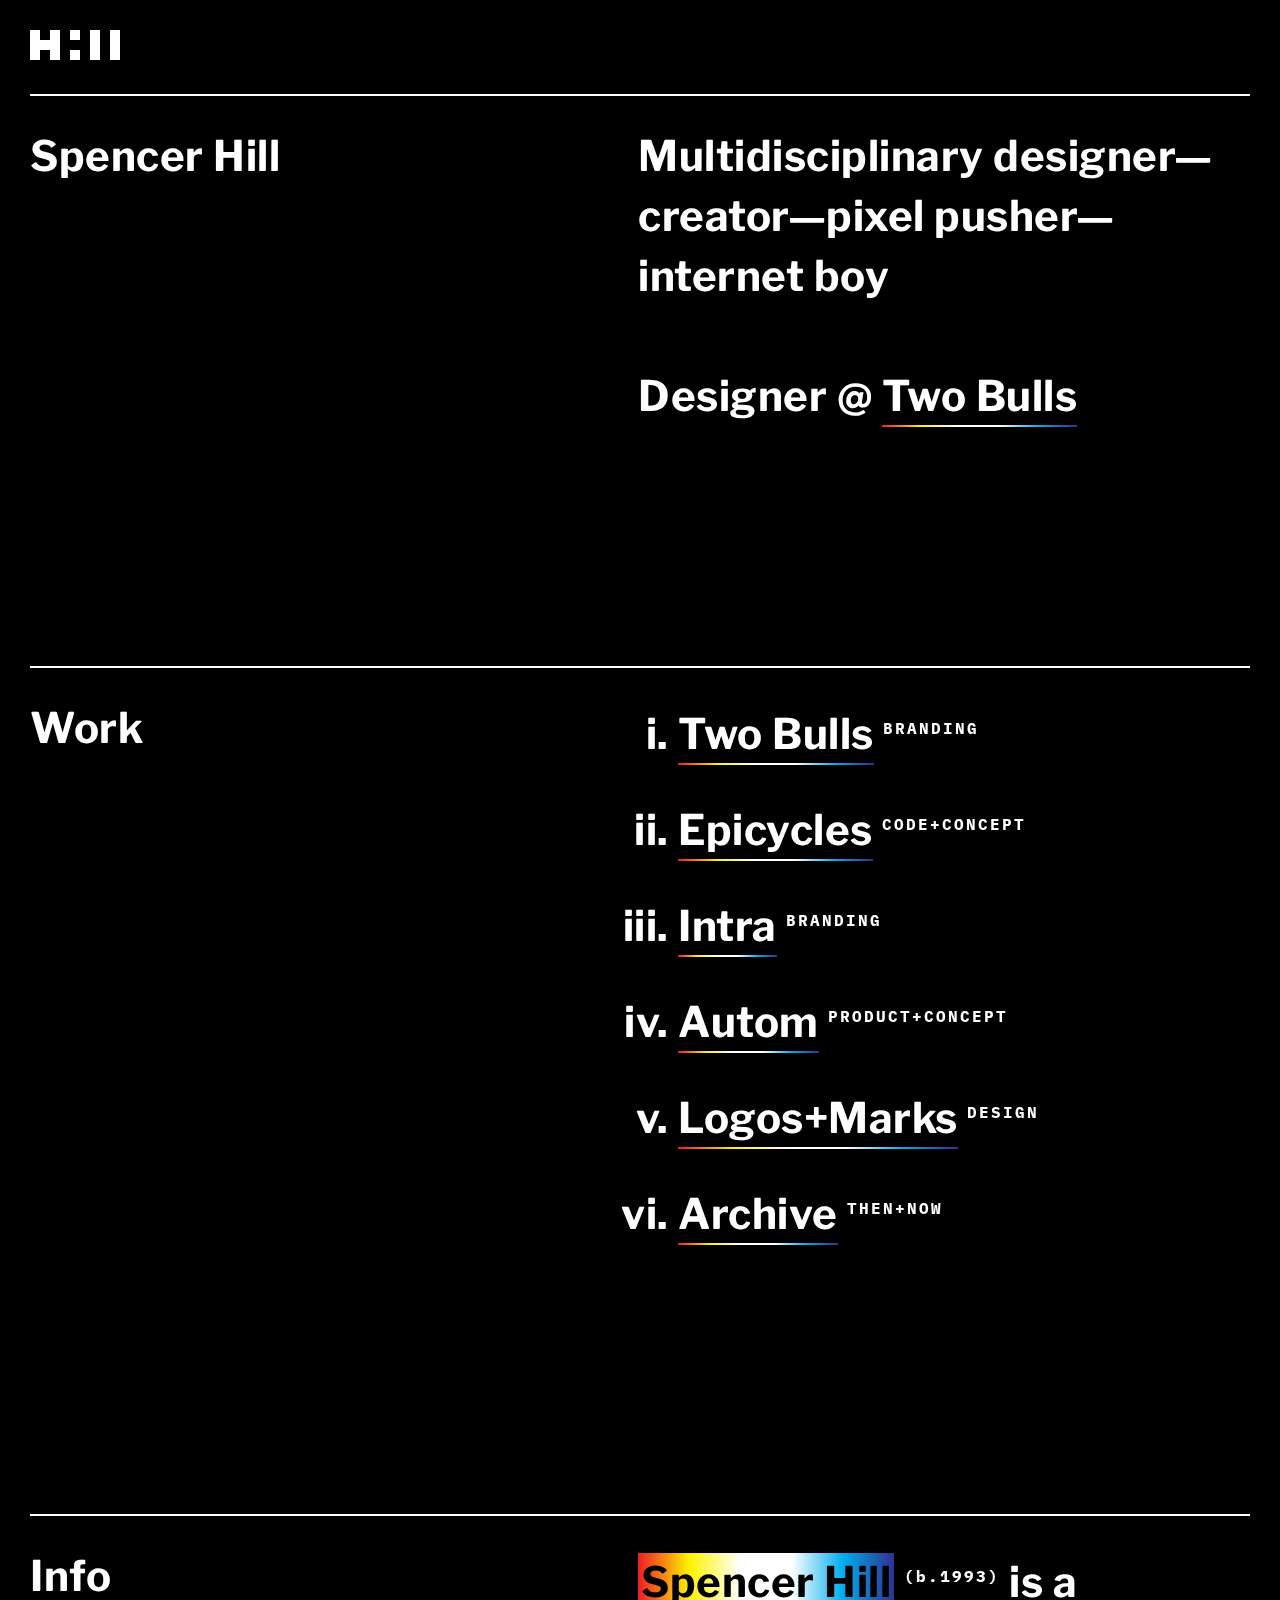
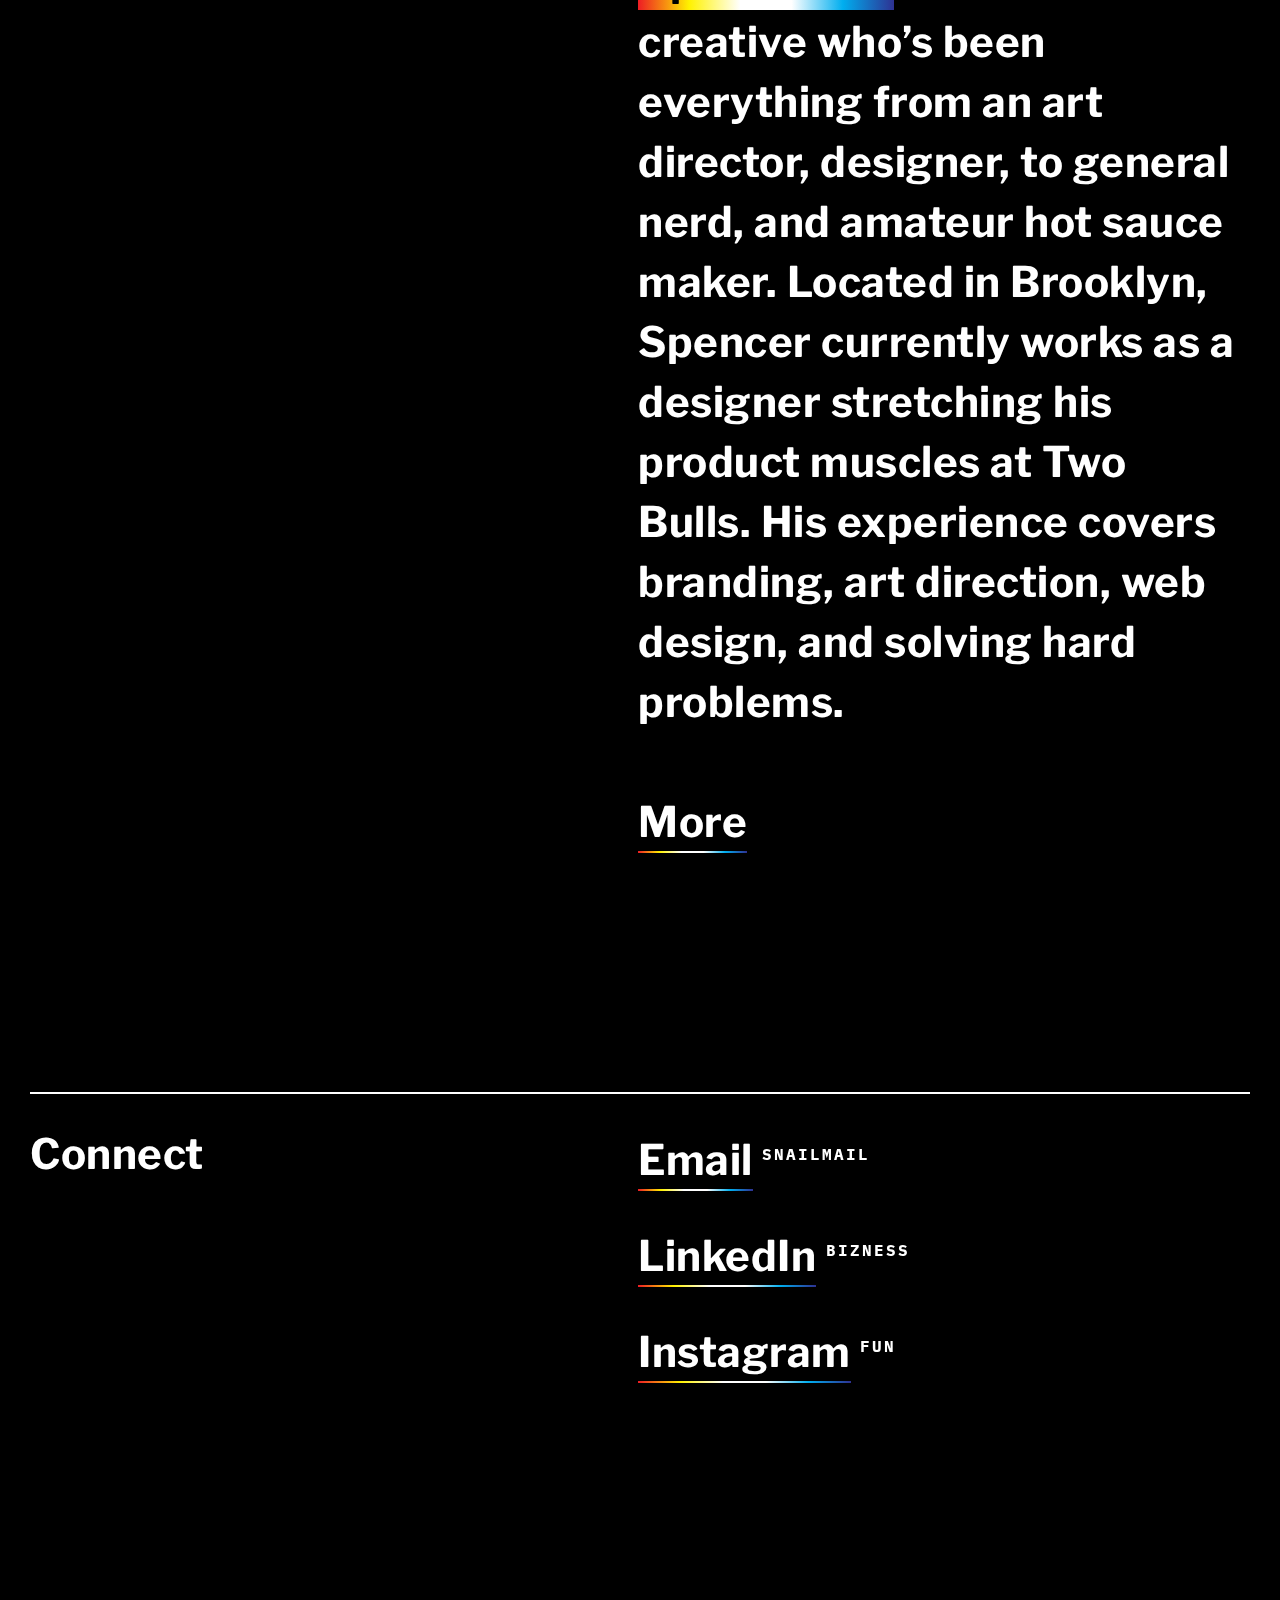
<file: index.html>
<!DOCTYPE html>
<html lang="en">
<head>

  <!-- Basic Page Needs
  –––––––––––––––––––––––––––––––––––––––––––––––––– -->
  <meta charset="utf-8">
  <title>Spencer Hill — Work</title>
  <meta name="description" content="">
  <meta name="author" content="">

  <!-- Mobile Specific Metas
  –––––––––––––––––––––––––––––––––––––––––––––––––– -->
  <meta name="viewport" content="width=device-width, initial-scale=1">

  <!-- FONT
  –––––––––––––––––––––––––––––––––––––––––––––––––– -->
<!--   <link href="//fonts.googleapis.com/css?family=Raleway:400,300,600" rel="stylesheet" type="text/css"> -->
  
<link href="https://fonts.googleapis.com/css?family=Libre+Franklin:500|IBM+Plex+Mono" rel="stylesheet">

  <!-- CSS
  –––––––––––––––––––––––––––––––––––––––––––––––––– -->
  <link rel="stylesheet" href="css/normalize.css">
  <link rel="stylesheet" href="css/skeleton.css">
  <!-- custom CSS -->
  <link rel="stylesheet" href="css/main.css">
  

  <!-- Favicon
  –––––––––––––––––––––––––––––––––––––––––––––––––– -->
  <link rel="icon" type="image/png" href="images/favicon.png">

  <script src="https://ajax.googleapis.com/ajax/libs/jquery/3.3.1/jquery.min.js"></script>
<script>
$(document).ready(function(){
    $("#2B").hover(function(){
        $('.Abody').css("background-color", "none");
        $('.Abody').css("background-image", "url(images/face.jpg)");
        }, function(){
        $('.Abody').css('background-image', "none");
        $('.Abody').css("background-color", "black");
    });
    
    $("#Epicycles").hover(function(){
        $('.Abody').css("background-color", "none");
        $('.Abody').css("background-image", "url(https://static1.squarespace.com/static/57859a0c59cc68991864a914/t/57a77618893fc0f0fd904398/1470592544479/?format=750w)");
        }, function(){
        $('.Abody').css('background-image', "none");
        $('.Abody').css("background-color", "black");
    });
    
    $("#Intra").hover(function(){
        $('.Abody').css("background-color", "none");
        $('.Abody').css("background-image", "url(../images/intra.png)");
        }, function(){
        $('.Abody').css('background-image', "none");
        $('.Abody').css("background-color", "black");
    });
    
    $("#Autom").hover(function(){
        $('.Abody').css("background-color", "none");
        $('.Abody').css("background-image", "url(https://i.imgur.com/GMidtLW.gif)");
        }, function(){
        $('.Abody').css('background-image', "none");
        $('.Abody').css("background-color", "black");
    });
    
    $("#VDK").hover(function(){
        $('.Abody').css("background-color", "none");
        $('.Abody').css("background-image", "url(images/thailand.jpg)");
        }, function(){
        $('.Abody').css('background-image', "none");
        $('.Abody').css("background-color", "black");
    });
    
    $("#bio").hover(function(){
        $('.Abody').css("background-color", "none");
        $('.Abody').css("background-image", "url(images/rip.jpg)");
        }, function(){
        $('.Abody').css('background-image', "none");
        $('.Abody').css("background-color", "black");
    });  

});


</script>

</head>
<body>

  <!-- Primary Page Layout
  –––––––––––––––––––––––––––––––––––––––––––––––––– -->

  
  <div class="labelL">
  
  <a href=""><svg version="1.1" id="Layer_1" xmlns="http://www.w3.org/2000/svg" xmlns:xlink="http://www.w3.org/1999/xlink" x="0px" y="0px"
	 viewBox="0 0 90 30" enable-background="new 0 0 90 30" xml:space="preserve">
<polygon id="logo" fill="#FFFFFF" points="20,0 20,10 10,10 10,0 0,0 0,10 0,20 0,30 10,30 10,20 20,20 20,30 30,30 30,20 30,10 30,0 "/>
<rect id="logo" x="60" fill="#FFFFFF" width="10" height="30"/>
<rect id="logo" x="80" fill="#FFFFFF" width="10" height="30"/>
<rect id="logo" x="40" y="20" fill="#FFFFFF" width="10" height="10"/>
<rect id="logo" x="40" y="0" fill="#FFFFFF" width="10" height="10"/>
</svg></a> 

  
  </div>
  
  
  <div class="containerA divider">
    
    <div class="labelL">
    	<h1>Spencer Hill</h1>
    </div>
    
    <div class="labelR"><h1>Multidisciplinary designer—creator—pixel pusher—internet boy</br></br>Designer @ <span><a href="twobulls.com">Two Bulls</a></span></h1></div="Label">
    </div>
  </div>
  

  
  <div class="containerA divider">
    <div class="labelL">
    	<h1 id="work" style="padding-top: 80px; margin-top: -80px;">Work</h1>
    </div>
    
    <div class="labelR">
	    <h1>
	    	<ol class="case">
	    		<li ><span><a id="2B" href="">Two Bulls</a></span> <small>BRANDING</small></li>
	    		<li ><span><a id="Epicycles" href="epicycles.html">Epicycles</a> <small>CODE+CONCEPT</small></li>
	    		<li ><span><a id="Intra" href="epicycles.html">Intra</a> <small>BRANDING</small></li>
	    		<li ><span><a id="Autom" href="">Autom</a> <small>PRODUCT+CONCEPT</small></li>
	    		<li ><span><a id="VDK" href="">Logos+Marks</a> <small>DESIGN</small></li>
	    		<li ><span><a id="VDK" href="">Archive</a> <small>THEN+NOW</small></li>
	    	</ol>
		</h1>
	</div>
  </div>
  
  <div class="containerA divider">
    <div class="labelL"><h1>Info</h1></div>
    <div class="labelR"><h1><span id="bio">Spencer Hill</span> <small>(b.1993)</small> is a creative who’s been everything from an art director, designer, to general nerd, and amateur hot sauce maker. Located in Brooklyn, Spencer currently works as a designer stretching his product muscles at Two Bulls. His experience covers branding, art direction, web design, and solving hard problems.</h1>
    
    <h1><span><a href="">More</a></span></h1>
    </div>

	</div>
  </div>
  
  <div class="containerA divider">
    <div class="labelL"><h1>Connect</h1></div>
    
    <div class="labelR">
	    <h1>
	    	<ul class="connect">
	    		<li ><span><a href="">Email</a></span> <small>SNAILMAIL</small></li>
	    		<li ><span><a href="epicycles.html">LinkedIn</a> <small>BIZNESS</small></li>
	    		<li ><span><a href="">Instagram</a> <small>FUN</small></li>
	    	</ul>
		</h1>
	</div>
    
  </div>
  
  <div class="Abody"></div> 
  
  
</body>

<!-- End Document
  –––––––––––––––––––––––––––––––––––––––––––––––––– -->
</body>
</html>
</file>
<file: css/skeleton.css>
/* CSS
–––––––––––––––––––––––––––––––––––––––––––––––––– */

a svg:hover #logo {
	fill:gray;
/*
	stroke-width: 2px;
	stroke-alignment:inside;
*/
}

a svg {
	height:30px;
	width: auto;
}

.hill-logo img {
	width:auto;
	height:30px;;
}

.hill-logo {
	width:100px;
	height:auto;
}

.hill-logo:hover {
	opacity:.5;
}

.containerA {
/* 	background:yellow; */
	min-height:200px;
	z-index:500;
	position: relative;
	padding-bottom: 180px;
}

.divider {
	border-top:2px solid white;
	padding-top:30px;
}

.full img{
	width:100%;
	height:auto;
	padding-bottom: 30px;
}

.full {
	width:100%;
	display:inline-block;
	position:relative;
}

.labelL, .labelR {
	width:49.5%;
	display:inline-block;
	vertical-align: top;
	color:white;	
	font-family: 'Libre Franklin', sans-serif;
	z-index: 500;
	position:relative;
}

h1 {
	font-size: 42px;
	line-height: 60px;
	margin:0;
	letter-spacing: .5px;
	margin-bottom:60px;
}

h2 {
	font-size: 28px;
	line-height: 42px;
	margin:0;
	letter-spacing: .5px;
	margin-bottom:30px;
}

p {
	font-size:18px;
	line-height:36px;
	margin:0;
	font-family: 'IBM Plex Mono', monospace;
}

.labelL, .labelR li{
	list-style-type: lower-roman;
	padding-bottom: 30px;
}

.serif {
font-family: 'IBM Plex Mono', monospace;
}

.case {
	margin:0;
}

.connect {
	margin: 0;
	padding: 0;
}

.connect li {
	list-style: none;
}

small {
	vertical-align: super;
    font-size: 16px;
    color:white;
font-family: 'IBM Plex Mono', monospace;
  letter-spacing: 2px;
}

#bio {
	background-image: linear-gradient(to right, #ed1c24 0%, #fff200 20%, #FFFFFF 40%, #FFFFFF 60%, #00aeef 80%, #2e3192 100%);
	color:black;
	padding:3px;
}

#bio:hover {
	cursor:help;
}

.labelL span a{
	color:white;
	text-decoration: none;
	padding-bottom: 6px;
	
	background-repeat: repeat-x;
	background-position: 0 100%;
	background-size: 100% 2px;
	background-image: linear-gradient(to right, #ed1c24 0%, #fff200 20%, #FFFFFF 40%, #FFFFFF 60%, #00aeef 80%, #2e3192 100%);
	}

.labelL span a:hover:before {
	content: "\2190";
}

.labelR span a{
	color:white;
	text-decoration: none;
	padding-bottom: 6px;
	
	background-repeat: repeat-x;
	background-position: 0 100%;
	background-size: 100% 2px;
	background-image: linear-gradient(to right, #ed1c24 0%, #fff200 20%, #FFFFFF 40%, #FFFFFF 60%, #00aeef 80%, #2e3192 100%);
	}

.labelR span a:hover:before {
	content: "\2192";
}

body {
	padding:30px;	
}

.Abody {
	top:0;
	left:0;
	min-width: 100%;
	min-height: 100%;
	position: fixed;
	background-color:black;
/* 	background-image: none; */
/* 	background-image:url(../images/VDK_Emergency.jpg); */
	background-attachment: fixed;
    background-position: left center;
    background-repeat: no-repeat;
    background-size: 45%; 
    z-index:1;
}

.case-hero {
	opacity:.15;
}

#EpicyclesC {
	background-image: url(../images/intra.png);
}


::selection {
  color:black;
  background:yellow; /* WebKit/Blink Browsers */
}
::-moz-selection {
  color:black;
  background: yellow; /* Gecko Browsers */
}


/* Media Queries
–––––––––––––––––––––––––––––––––––––––––––––––––– */
/*
Note: The best way to structure the use of media queries is to create the queries
near the relevant code. For example, if you wanted to change the styles for buttons
on small devices, paste the mobile query code up in the buttons section and style it
there.
*/


/* Larger than mobile */
@media (max-width: 400px) {

.labelB {
  width:100%;
  font-size: 32px;
  line-height: 42px;
}

small {
    font-size: 12px;
}

.Abody {
    background-size: 100%; 
  }

body {
  padding:4%; 
}

/* Larger than phablet (also point when grid becomes active) */
@media (min-width: 550px) {}

/* Larger than tablet */
@media (min-width: 750px) {}

/* Larger than desktop */
@media (min-width: 1000px) {}

/* Larger than Desktop HD */
@media (min-width: 1200px) {}
</file>
<file: css/main.css>
html {
	background-color: #000000;
}
</file>
